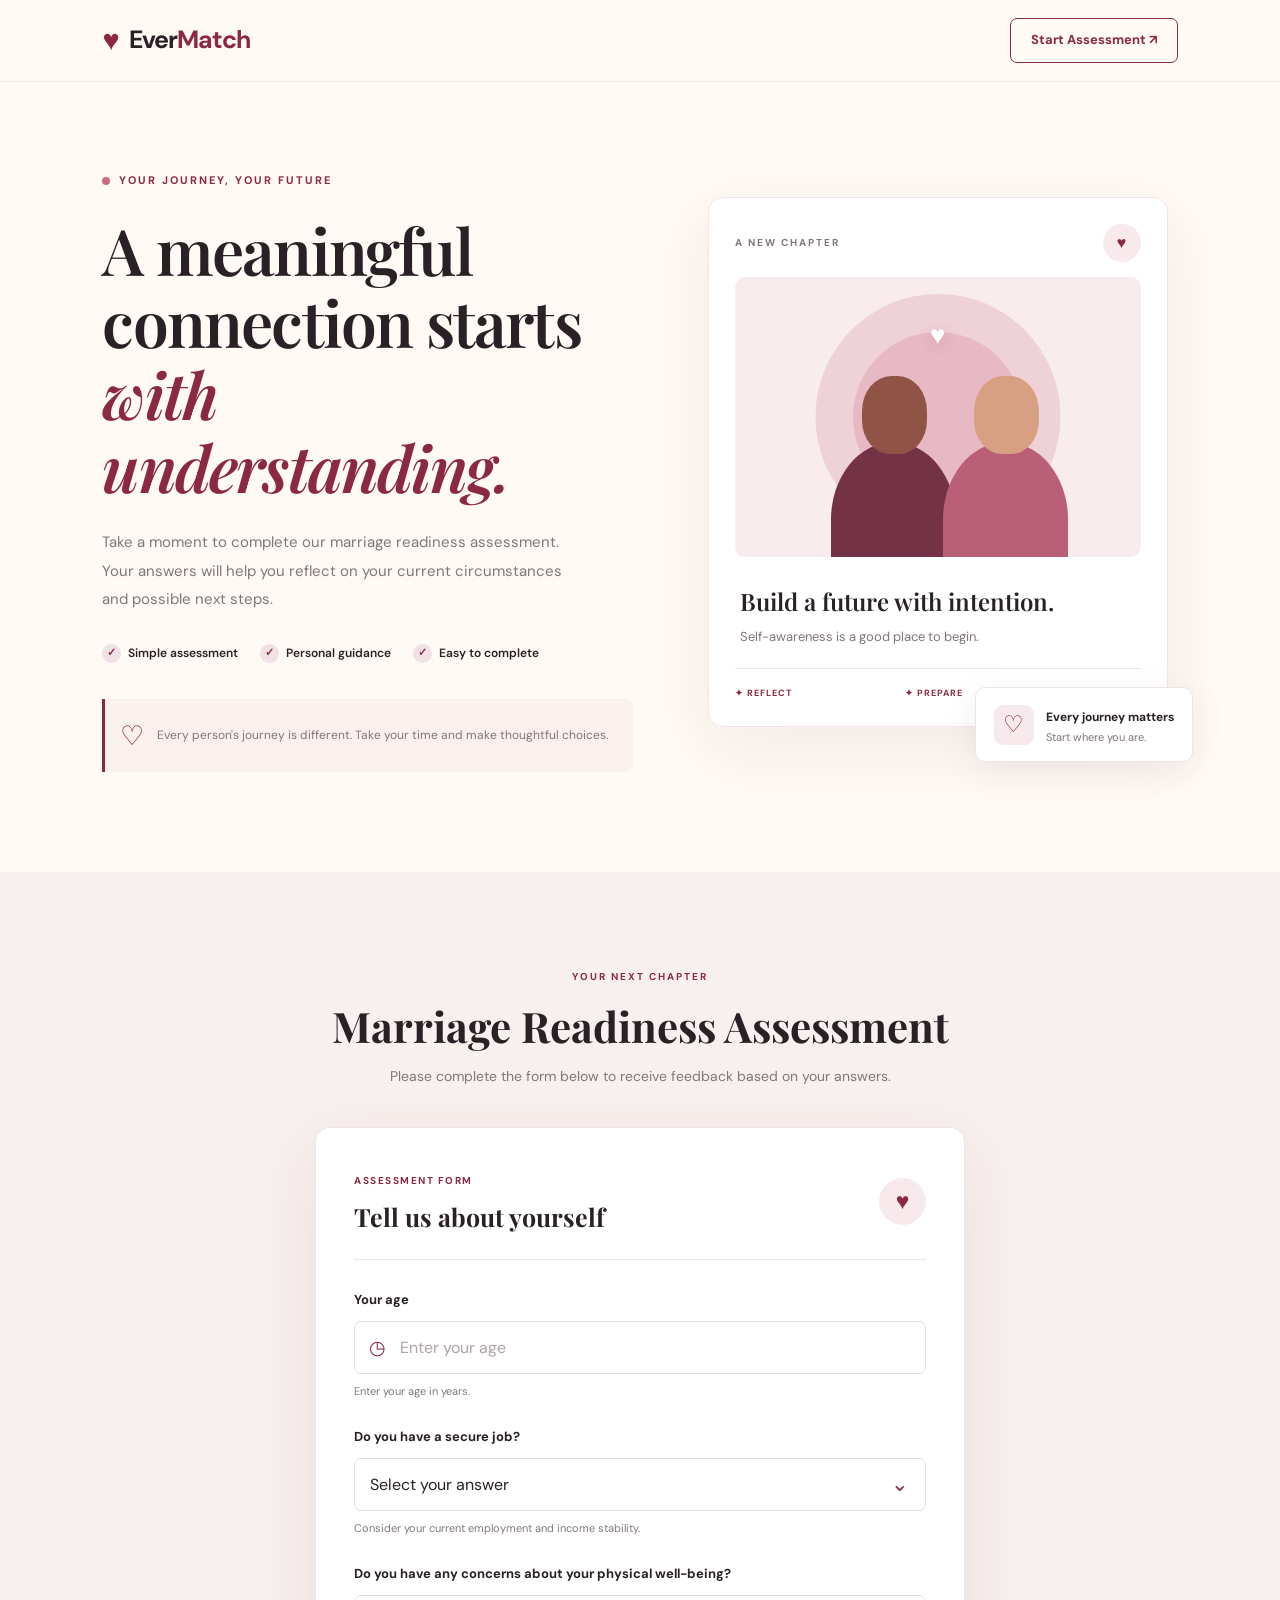
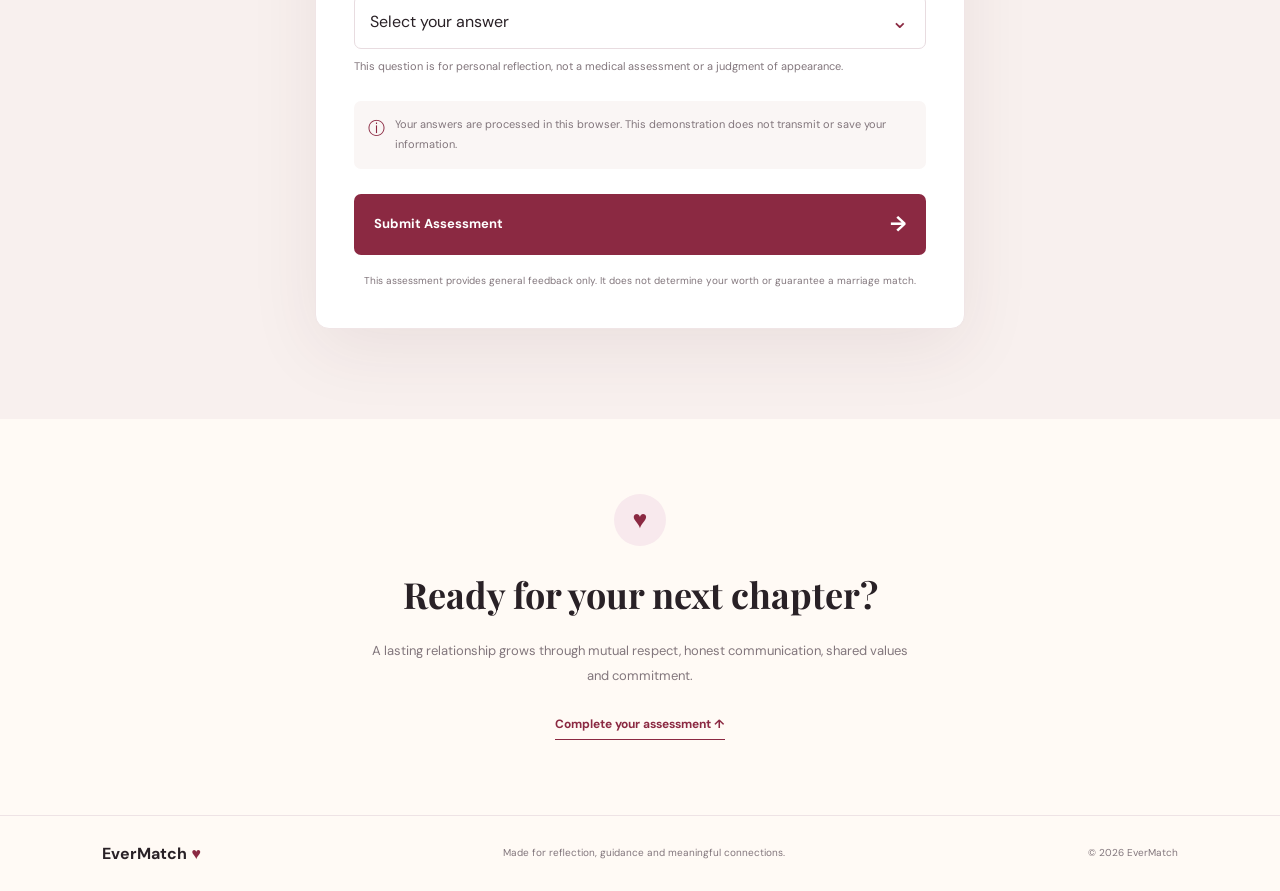
<file: index.html>
<!DOCTYPE html>
<html lang="en">
<head>
    <meta charset="UTF-8">
    <meta name="viewport" content="width=device-width, initial-scale=1.0">

    <meta name="description"
          content="Marriage Match Assessment and Counselling Application">

    <title>EverMatch | Marriage Assessment</title>

    <link rel="stylesheet" href="style.css">

    <link rel="preconnect" href="https://fonts.googleapis.com">
    <link rel="preconnect" href="https://fonts.gstatic.com" crossorigin>

    <link href="https://fonts.googleapis.com/css2?family=DM+Sans:wght@400;500;600;700&family=Playfair+Display:wght@500;600;700&display=swap"
          rel="stylesheet">
</head>

<body>

    <nav class="navbar">
        <a href="#" class="brand">
            <span class="brand-icon">♥</span>
            <span>Ever<span class="brand-highlight">Match</span></span>
        </a>

        <a href="#assessment" class="nav-link">Start Assessment ↗</a>
    </nav>

    <main>

        <section class="hero">

            <div class="hero-content">

                <div class="eyebrow">
                    <span class="status-dot"></span>
                    YOUR JOURNEY, YOUR FUTURE
                </div>

                <h1>
                    A meaningful<br>
                    connection starts<br>
                    <span>with understanding.</span>
                </h1>

                <p class="hero-description">
                    Take a moment to complete our marriage readiness
                    assessment. Your answers will help you reflect on
                    your current circumstances and possible next steps.
                </p>

                <div class="hero-points">
                    <div>
                        <span class="point-icon">✓</span>
                        Simple assessment
                    </div>

                    <div>
                        <span class="point-icon">✓</span>
                        Personal guidance
                    </div>

                    <div>
                        <span class="point-icon">✓</span>
                        Easy to complete
                    </div>
                </div>

                <div class="hero-note">
                    <span class="note-icon">♡</span>
                    <p>
                        Every person's journey is different.
                        Take your time and make thoughtful choices.
                    </p>
                </div>

            </div>

            <div class="hero-visual">

                <div class="visual-card">

                    <div class="visual-top">
                        <span class="mini-label">A NEW CHAPTER</span>
                        <span class="heart-badge">♥</span>
                    </div>

                    <div class="illustration">
                        <div class="circle circle-one"></div>
                        <div class="circle circle-two"></div>

                        <div class="couple">
                            <div class="person person-one">
                                <div class="head"></div>
                                <div class="body"></div>
                            </div>

                            <div class="person person-two">
                                <div class="head"></div>
                                <div class="body"></div>
                            </div>

                            <div class="heart-float">♥</div>
                        </div>
                    </div>

                    <div class="visual-caption">
                        <h2>Build a future with intention.</h2>
                        <p>
                            Self-awareness is a good place to begin.
                        </p>
                    </div>

                    <div class="visual-footer">
                        <span>✦ REFLECT</span>
                        <span>✦ PREPARE</span>
                        <span>✦ CONNECT</span>
                    </div>

                </div>

                <div class="floating-card">
                    <span class="floating-icon">♡</span>
                    <div>
                        <strong>Every journey matters</strong>
                        <p>Start where you are.</p>
                    </div>
                </div>

            </div>

        </section>

        <section class="assessment-section" id="assessment">

            <div class="section-heading">
                <span class="section-label">YOUR NEXT CHAPTER</span>

                <h2>Marriage Readiness Assessment</h2>

                <p>
                    Please complete the form below to receive feedback
                    based on your answers.
                </p>
            </div>

            <div class="form-card">

                <div class="form-header">
                    <div>
                        <span class="step-label">ASSESSMENT FORM</span>
                        <h3>Tell us about yourself</h3>
                    </div>

                    <span class="form-heart">♥</span>
                </div>

                <form id="marriageForm" novalidate>

                    <div class="form-group">

                        <label for="age">Your age</label>

                        <div class="input-wrap">
                            <span class="input-icon">◷</span>

                            <input
                                type="number"
                                id="age"
                                name="age"
                                placeholder="Enter your age"
                                min="1"
                                max="120"
                                required
                            >
                        </div>

                        <small>Enter your age in years.</small>

                    </div>

                    <div class="form-group">

                        <label for="job_secure">
                            Do you have a secure job?
                        </label>

                        <div class="select-wrap">

                            <select id="job_secure" name="job_secure" required>
                                <option value="" disabled selected>
                                    Select your answer
                                </option>

                                <option value="yes">Yes, my job is secure</option>
                                <option value="no">No, my job is not secure</option>
                            </select>

                            <span class="select-arrow">⌄</span>

                        </div>

                        <small>
                            Consider your current employment and income stability.
                        </small>

                    </div>

                    <div class="form-group">

                        <label for="physical_desirability">
                            Do you have any concerns about your physical well-being?
                        </label>

                        <div class="select-wrap">

                            <select
                                id="physical_desirability"
                                name="physical_desirability"
                                required
                            >
                                <option value="" disabled selected>
                                    Select your answer
                                </option>

                                <option value="no">
                                    No, I have no concerns
                                </option>

                                <option value="yes">
                                    Yes, I have some concerns
                                </option>
                            </select>

                            <span class="select-arrow">⌄</span>

                        </div>

                        <small>
                            This question is for personal reflection, not a
                            medical assessment or a judgment of appearance.
                        </small>

                    </div>

                    <div class="privacy-note">
                        <span>ⓘ</span>

                        <p>
                            Your answers are processed in this browser.
                            This demonstration does not transmit or save
                            your information.
                        </p>
                    </div>

                    <button type="submit" class="submit-btn">
                        <span>Submit Assessment</span>
                        <span class="button-arrow">→</span>
                    </button>

                    <p class="form-disclaimer">
                        This assessment provides general feedback only.
                        It does not determine your worth or guarantee
                        a marriage match.
                    </p>

                </form>

            </div>

        </section>

        <section class="bottom-note">

            <div class="bottom-heart">♥</div>

            <h2>Ready for your next chapter?</h2>

            <p>
                A lasting relationship grows through mutual respect,
                honest communication, shared values and commitment.
            </p>

            <a href="#assessment" class="bottom-link">
                Complete your assessment ↑
            </a>

        </section>

    </main>

    <footer class="footer">
        <a href="#" class="footer-brand">EverMatch <span>♥</span></a>

        <p>
            Made for reflection, guidance and meaningful connections.
        </p>

        <span class="copyright">
            © <span id="year"></span> EverMatch
        </span>
    </footer>

    <script src="script.js"></script>

</body>
</html>
</file>
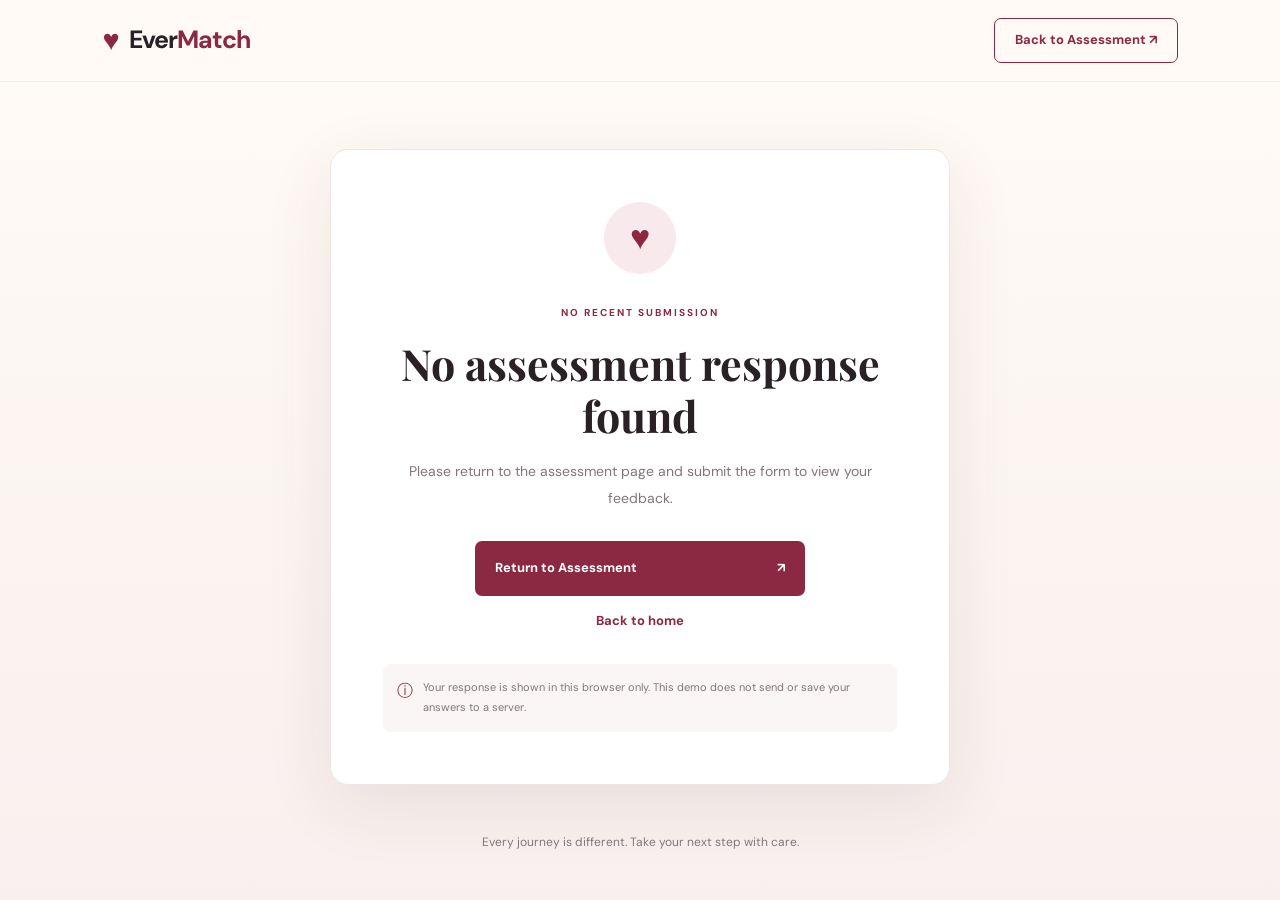
<file: response.html>
<!DOCTYPE html>
<html lang="en">
<head>
    <meta charset="UTF-8">
    <meta name="viewport" content="width=device-width, initial-scale=1.0">
    <meta name="description" content="EverMatch assessment response">
    <title>EverMatch | Assessment Response</title>
    <link rel="stylesheet" href="style.css">
    <link rel="preconnect" href="https://fonts.googleapis.com">
    <link rel="preconnect" href="https://fonts.gstatic.com" crossorigin>
    <link href="https://fonts.googleapis.com/css2?family=DM+Sans:wght@400;500;600;700&family=Playfair+Display:wght@500;600;700&display=swap" rel="stylesheet">
</head>
<body class="response-page">
    <nav class="navbar">
        <a href="index.html" class="brand">
            <span class="brand-icon">♥</span>
            <span>Ever<span class="brand-highlight">Match</span></span>
        </a>
        <a href="index.html#assessment" class="nav-link">Back to Assessment ↗</a>
    </nav>

    <main class="response-main">
        <section class="response-card" aria-live="polite">
            <div class="response-brand-mark" id="responseIcon">♥</div>
            <span class="section-label" id="responseLabel">YOUR RESPONSE</span>
            <h1 id="responseTitle">Preparing your response…</h1>
            <p id="responseMessage">Please wait while we load your assessment feedback.</p>

            <div class="response-actions">
                <a href="index.html#assessment" class="submit-btn response-primary">
                    <span>Return to Assessment</span><span aria-hidden="true">↗</span>
                </a>
                <a href="index.html" class="response-home">Back to home</a>
            </div>

            <div class="response-privacy">
                <span>ⓘ</span>
                <p>Your response is shown in this browser only. This demo does not send or save your answers to a server.</p>
            </div>
        </section>
        <p class="response-footer">Every journey is different. Take your next step with care.</p>
    </main>

    <script src="response.js"></script>
</body>
</html>
</file>
<file: style.css>
:root {
    --primary: #8b2942;
    --primary-dark: #681b31;
    --primary-light: #f8e9ed;
    --cream: #fffaf5;
    --white: #ffffff;
    --text: #292126;
    --muted: #82767c;
    --border: #eee3e5;
    --green: #24734b;
    --shadow: 0 20px 70px rgba(75, 32, 48, 0.08);
}

* {
    margin: 0;
    padding: 0;
    box-sizing: border-box;
}

html {
    scroll-behavior: smooth;
    scroll-padding-top: 90px;
}

body {
    font-family: "DM Sans", sans-serif;
    background: var(--cream);
    color: var(--text);
    line-height: 1.6;
}

a {
    text-decoration: none;
    color: inherit;
}

button,
input,
select {
    font: inherit;
}

button,
a,
select {
    -webkit-tap-highlight-color: transparent;
}

/* NAVIGATION */

.navbar {
    width: 100%;
    min-height: 82px;
    padding: 0 8%;
    display: flex;
    align-items: center;
    justify-content: space-between;
    background: rgba(255, 250, 245, 0.95);
    border-bottom: 1px solid rgba(139, 41, 66, 0.08);
    position: sticky;
    top: 0;
    z-index: 100;
    backdrop-filter: blur(15px);
}

.brand {
    display: flex;
    align-items: center;
    gap: 10px;
    font-size: 25px;
    font-weight: 700;
    letter-spacing: -1px;
}

.brand-icon {
    color: var(--primary);
    font-size: 29px;
}

.brand-highlight {
    color: var(--primary);
}

.nav-link {
    padding: 11px 20px;
    border: 1px solid var(--primary);
    border-radius: 7px;
    color: var(--primary);
    font-size: 13px;
    font-weight: 700;
    transition: 0.25s ease;
}

.nav-link:hover {
    background: var(--primary);
    color: white;
}

/* HERO SECTION */

.hero {
    padding: 85px 8% 100px;
    display: grid;
    grid-template-columns: 1.05fr 0.95fr;
    align-items: center;
    gap: 65px;
    overflow: hidden;
}

.hero-content {
    max-width: 570px;
}

.eyebrow {
    display: inline-flex;
    align-items: center;
    gap: 9px;
    color: var(--primary);
    font-size: 11px;
    font-weight: 700;
    letter-spacing: 2px;
    margin-bottom: 24px;
}

.status-dot {
    width: 8px;
    height: 8px;
    background: #c96b7e;
    border-radius: 50%;
}

.hero h1 {
    font-family: "Playfair Display", serif;
    font-size: clamp(42px, 5vw, 67px);
    font-weight: 600;
    line-height: 1.13;
    letter-spacing: -1.8px;
}

.hero h1 span {
    color: var(--primary);
    font-style: italic;
}

.hero-description {
    max-width: 470px;
    margin-top: 25px;
    color: var(--muted);
    font-size: 15px;
    line-height: 1.9;
}

.hero-points {
    display: flex;
    flex-wrap: wrap;
    gap: 15px 22px;
    margin-top: 30px;
}

.hero-points > div {
    display: flex;
    align-items: center;
    gap: 7px;
    font-size: 12px;
    font-weight: 600;
}

.point-icon {
    display: grid;
    place-items: center;
    width: 19px;
    height: 19px;
    border-radius: 50%;
    background: #f1e1e6;
    color: var(--primary);
    font-size: 11px;
}

.hero-note {
    display: flex;
    align-items: center;
    gap: 13px;
    margin-top: 36px;
    padding: 15px;
    background: rgba(139, 41, 66, 0.045);
    border-left: 3px solid var(--primary);
    border-radius: 0 8px 8px 0;
}

.note-icon {
    color: var(--primary);
    font-size: 27px;
}

.hero-note p {
    color: var(--muted);
    font-size: 12px;
}

/* HERO VISUAL */

.hero-visual {
    position: relative;
    padding: 20px 10px 35px;
}

.visual-card {
    position: relative;
    max-width: 480px;
    margin: auto;
    padding: 26px;
    background: white;
    border: 1px solid #f0e5e6;
    border-radius: 15px;
    box-shadow: var(--shadow);
}

.visual-top {
    display: flex;
    align-items: center;
    justify-content: space-between;
}

.mini-label {
    color: var(--muted);
    font-size: 10px;
    font-weight: 700;
    letter-spacing: 2px;
}

.heart-badge {
    display: grid;
    place-items: center;
    width: 38px;
    height: 38px;
    background: var(--primary-light);
    color: var(--primary);
    border-radius: 50%;
}

.illustration {
    position: relative;
    height: 280px;
    margin-top: 15px;
    overflow: hidden;
    border-radius: 10px;
    background: #f9ecee;
}

.circle {
    position: absolute;
    border-radius: 50%;
}

.circle-one {
    width: 245px;
    height: 245px;
    top: 17px;
    left: 50%;
    transform: translateX(-50%);
    background: #efd1d8;
}

.circle-two {
    width: 170px;
    height: 170px;
    top: 55px;
    left: 50%;
    transform: translateX(-50%);
    background: #e7b9c5;
}

.couple {
    position: absolute;
    inset: 0;
}

.person {
    position: absolute;
    bottom: 0;
    width: 120px;
    height: 205px;
}

.person-one {
    left: calc(50% - 110px);
}

.person-two {
    left: calc(50% + 2px);
}

.person .head {
    position: absolute;
    top: 24px;
    left: 34px;
    width: 65px;
    height: 78px;
    background: #b87560;
    border-radius: 45% 45% 43% 43%;
    z-index: 2;
}

.person-one .head {
    background: #8f5445;
}

.person-two .head {
    background: #d8a083;
}

.person .body {
    position: absolute;
    bottom: -40px;
    left: 3px;
    width: 125px;
    height: 155px;
    border-radius: 50% 50% 0 0;
    background: #743247;
}

.person-two .body {
    background: #b95f78;
}

.heart-float {
    position: absolute;
    z-index: 5;
    top: 38px;
    left: 50%;
    transform: translateX(-50%);
    color: white;
    font-size: 26px;
    text-shadow: 0 3px 15px rgba(139, 41, 66, 0.2);
}

.visual-caption {
    padding: 25px 5px 20px;
}

.visual-caption h2 {
    font-family: "Playfair Display", serif;
    font-size: 24px;
    font-weight: 600;
}

.visual-caption p {
    margin-top: 7px;
    color: var(--muted);
    font-size: 13px;
}

.visual-footer {
    display: flex;
    justify-content: space-between;
    gap: 10px;
    padding-top: 17px;
    border-top: 1px solid var(--border);
}

.visual-footer span {
    color: var(--primary);
    font-size: 9px;
    font-weight: 700;
    letter-spacing: 1px;
}

.floating-card {
    position: absolute;
    right: -15px;
    bottom: 0;
    display: flex;
    align-items: center;
    gap: 12px;
    padding: 15px 18px;
    background: white;
    border: 1px solid var(--border);
    border-radius: 10px;
    box-shadow: 0 10px 35px rgba(75, 32, 48, 0.08);
}

.floating-icon {
    display: grid;
    place-items: center;
    width: 40px;
    height: 40px;
    border-radius: 9px;
    background: var(--primary-light);
    color: var(--primary);
    font-size: 23px;
}

.floating-card strong {
    font-size: 12px;
}

.floating-card p {
    color: var(--muted);
    font-size: 11px;
}

/* ASSESSMENT */

.assessment-section {
    padding: 90px 20px;
    background: #f8f0ee;
}

.section-heading {
    max-width: 650px;
    margin: 0 auto 40px;
    text-align: center;
}

.section-label {
    color: var(--primary);
    font-size: 10px;
    font-weight: 700;
    letter-spacing: 2px;
}

.section-heading h2 {
    margin-top: 12px;
    font-family: "Playfair Display", serif;
    font-size: clamp(29px, 4vw, 42px);
    line-height: 1.25;
}

.section-heading p {
    margin-top: 13px;
    color: var(--muted);
    font-size: 14px;
}

.form-card {
    max-width: 650px;
    margin: auto;
    padding: 38px;
    background: white;
    border: 1px solid #f0e5e6;
    border-radius: 14px;
    box-shadow: var(--shadow);
}

.form-header {
    display: flex;
    align-items: center;
    justify-content: space-between;
    margin-bottom: 30px;
    padding-bottom: 22px;
    border-bottom: 1px solid var(--border);
}

.step-label {
    color: var(--primary);
    font-size: 10px;
    font-weight: 700;
    letter-spacing: 1.5px;
}

.form-header h3 {
    margin-top: 5px;
    font-family: "Playfair Display", serif;
    font-size: 25px;
}

.form-heart {
    display: grid;
    place-items: center;
    width: 47px;
    height: 47px;
    border-radius: 50%;
    background: var(--primary-light);
    color: var(--primary);
    font-size: 23px;
}

.form-group {
    margin-bottom: 26px;
}

.form-group label {
    display: block;
    margin-bottom: 10px;
    font-size: 13px;
    font-weight: 700;
}

.input-wrap,
.select-wrap {
    position: relative;
}

.input-icon {
    position: absolute;
    top: 50%;
    left: 15px;
    transform: translateY(-50%);
    color: var(--primary);
    font-size: 19px;
    pointer-events: none;
}

input,
select {
    width: 100%;
    min-height: 52px;
    padding: 13px 15px;
    color: var(--text);
    background: white;
    border: 1px solid #e8dce0;
    border-radius: 7px;
    outline: none;
    transition: border-color 0.2s, box-shadow 0.2s;
}

input[type="number"] {
    padding-left: 45px;
}

input:focus,
select:focus {
    border-color: var(--primary);
    box-shadow: 0 0 0 3px rgba(139, 41, 66, 0.09);
}

input::placeholder {
    color: #afa3a8;
}

select {
    appearance: none;
    cursor: pointer;
    padding-right: 40px;
}

.select-arrow {
    position: absolute;
    right: 17px;
    top: 50%;
    transform: translateY(-50%);
    color: var(--primary);
    font-size: 21px;
    pointer-events: none;
}

.form-group small {
    display: block;
    margin-top: 8px;
    color: var(--muted);
    font-size: 11px;
    line-height: 1.7;
}

.privacy-note {
    display: flex;
    align-items: flex-start;
    gap: 10px;
    margin: 5px 0 25px;
    padding: 14px;
    background: #faf6f5;
    border-radius: 7px;
}

.privacy-note span {
    color: var(--primary);
    font-size: 17px;
}

.privacy-note p {
    color: var(--muted);
    font-size: 11px;
    line-height: 1.8;
}

.submit-btn {
    display: flex;
    justify-content: space-between;
    align-items: center;
    width: 100%;
    min-height: 55px;
    padding: 14px 20px;
    color: white;
    background: var(--primary);
    border: none;
    border-radius: 7px;
    font-size: 13px;
    font-weight: 700;
    cursor: pointer;
    transition: 0.25s ease;
}

.submit-btn:hover {
    background: var(--primary-dark);
    transform: translateY(-1px);
    box-shadow: 0 8px 20px rgba(139, 41, 66, 0.18);
}

.button-arrow {
    font-size: 21px;
}

.form-disclaimer {
    margin-top: 17px;
    color: var(--muted);
    font-size: 10px;
    text-align: center;
    line-height: 1.8;
}

/* RESULT */

.result-box {
    display: flex;
    align-items: flex-start;
    gap: 15px;
    margin-top: 25px;
    padding: 20px;
    border: 1px solid var(--border);
    border-radius: 9px;
    background: #fffaf8;
    animation: appear 0.3s ease;
}

.result-box[hidden] {
    display: none;
}

.result-icon {
    flex-shrink: 0;
    display: grid;
    place-items: center;
    width: 42px;
    height: 42px;
    border-radius: 50%;
    background: var(--primary-light);
    color: var(--primary);
    font-size: 21px;
}

.result-box.success .result-icon {
    background: #e4f4e9;
    color: var(--green);
}

.result-label {
    color: var(--primary);
    font-size: 10px;
    font-weight: 700;
    letter-spacing: 1px;
    text-transform: uppercase;
}

.result-box.success .result-label {
    color: var(--green);
}

.result-content h3 {
    margin: 4px 0 7px;
    font-family: "Playfair Display", serif;
    font-size: 21px;
}

.result-content p {
    color: var(--muted);
    font-size: 12px;
    line-height: 1.9;
    overflow-wrap: anywhere;
}

.whatsapp-btn {
    display: inline-block;
    margin-top: 15px;
    padding: 11px 14px;
    color: white;
    background: #20874b;
    border-radius: 6px;
    font-size: 11px;
    font-weight: 700;
}

.whatsapp-btn:hover {
    background: #176b3a;
}

@keyframes appear {
    from {
        opacity: 0;
        transform: translateY(8px);
    }

    to {
        opacity: 1;
        transform: translateY(0);
    }
}

/* BOTTOM SECTION */

.bottom-note {
    padding: 75px 20px;
    text-align: center;
}

.bottom-heart {
    display: grid;
    place-items: center;
    width: 52px;
    height: 52px;
    margin: 0 auto 20px;
    color: var(--primary);
    background: var(--primary-light);
    border-radius: 50%;
    font-size: 25px;
}

.bottom-note h2 {
    font-family: "Playfair Display", serif;
    font-size: clamp(26px, 4vw, 36px);
}

.bottom-note p {
    max-width: 550px;
    margin: 15px auto 22px;
    color: var(--muted);
    font-size: 13px;
    line-height: 1.9;
}

.bottom-link {
    display: inline-block;
    padding-bottom: 4px;
    color: var(--primary);
    border-bottom: 1px solid var(--primary);
    font-size: 12px;
    font-weight: 700;
}

/* FOOTER */

.footer {
    display: flex;
    align-items: center;
    justify-content: space-between;
    gap: 20px;
    padding: 25px 8%;
    border-top: 1px solid var(--border);
}

.footer-brand {
    font-size: 16px;
    font-weight: 700;
}

.footer-brand span {
    color: var(--primary);
}

.footer p,
.copyright {
    color: var(--muted);
    font-size: 10px;
}

/* RESPONSIVE DESIGN */

@media (max-width: 1000px) {
    .hero {
        gap: 35px;
        padding: 70px 5%;
    }

    .hero h1 {
        font-size: 49px;
    }

    .floating-card {
        right: -5px;
    }
}

@media (max-width: 760px) {
    .navbar {
        min-height: 72px;
        padding: 0 5%;
    }

    .brand {
        font-size: 22px;
    }

    .nav-link {
        padding: 9px 12px;
        font-size: 11px;
    }

    .hero {
        grid-template-columns: 1fr;
        gap: 35px;
        padding: 60px 6% 80px;
    }

    .hero-content {
        max-width: 600px;
    }

    .hero h1 {
        font-size: clamp(43px, 9vw, 60px);
    }

    .hero-visual {
        width: 100%;
        max-width: 500px;
        margin: auto;
        padding: 10px 5px 35px;
    }

    .floating-card {
        right: 0;
    }

    .assessment-section {
        padding: 65px 15px;
    }

    .form-card {
        padding: 27px 22px;
    }

    .footer {
        flex-direction: column;
        text-align: center;
        gap: 9px;
        padding: 25px 15px;
    }
}

@media (max-width: 420px) {
    .hero {
        padding-top: 45px;
    }

    .hero-points {
        gap: 12px;
    }

    .hero-points > div {
        font-size: 11px;
    }

    .visual-card {
        padding: 18px;
    }

    .illustration {
        height: 235px;
    }

    .person {
        transform: scale(0.85);
        transform-origin: bottom center;
    }

    .visual-caption h2 {
        font-size: 21px;
    }

    .visual-footer span {
        font-size: 8px;
    }

    .floating-card {
        padding: 11px;
    }

    .floating-card strong {
        font-size: 10px;
    }

    .floating-icon {
        width: 34px;
        height: 34px;
    }

    .form-card {
        padding: 22px 16px;
    }

    .form-header h3 {
        font-size: 21px;
    }

    .result-box {
        padding: 14px;
    }
}

@media (prefers-reduced-motion: reduce) {
    *,
    *::before,
    *::after {
        scroll-behavior: auto !important;
        animation-duration: 0.01ms !important;
        transition-duration: 0.01ms !important;
    }
}
</file>
